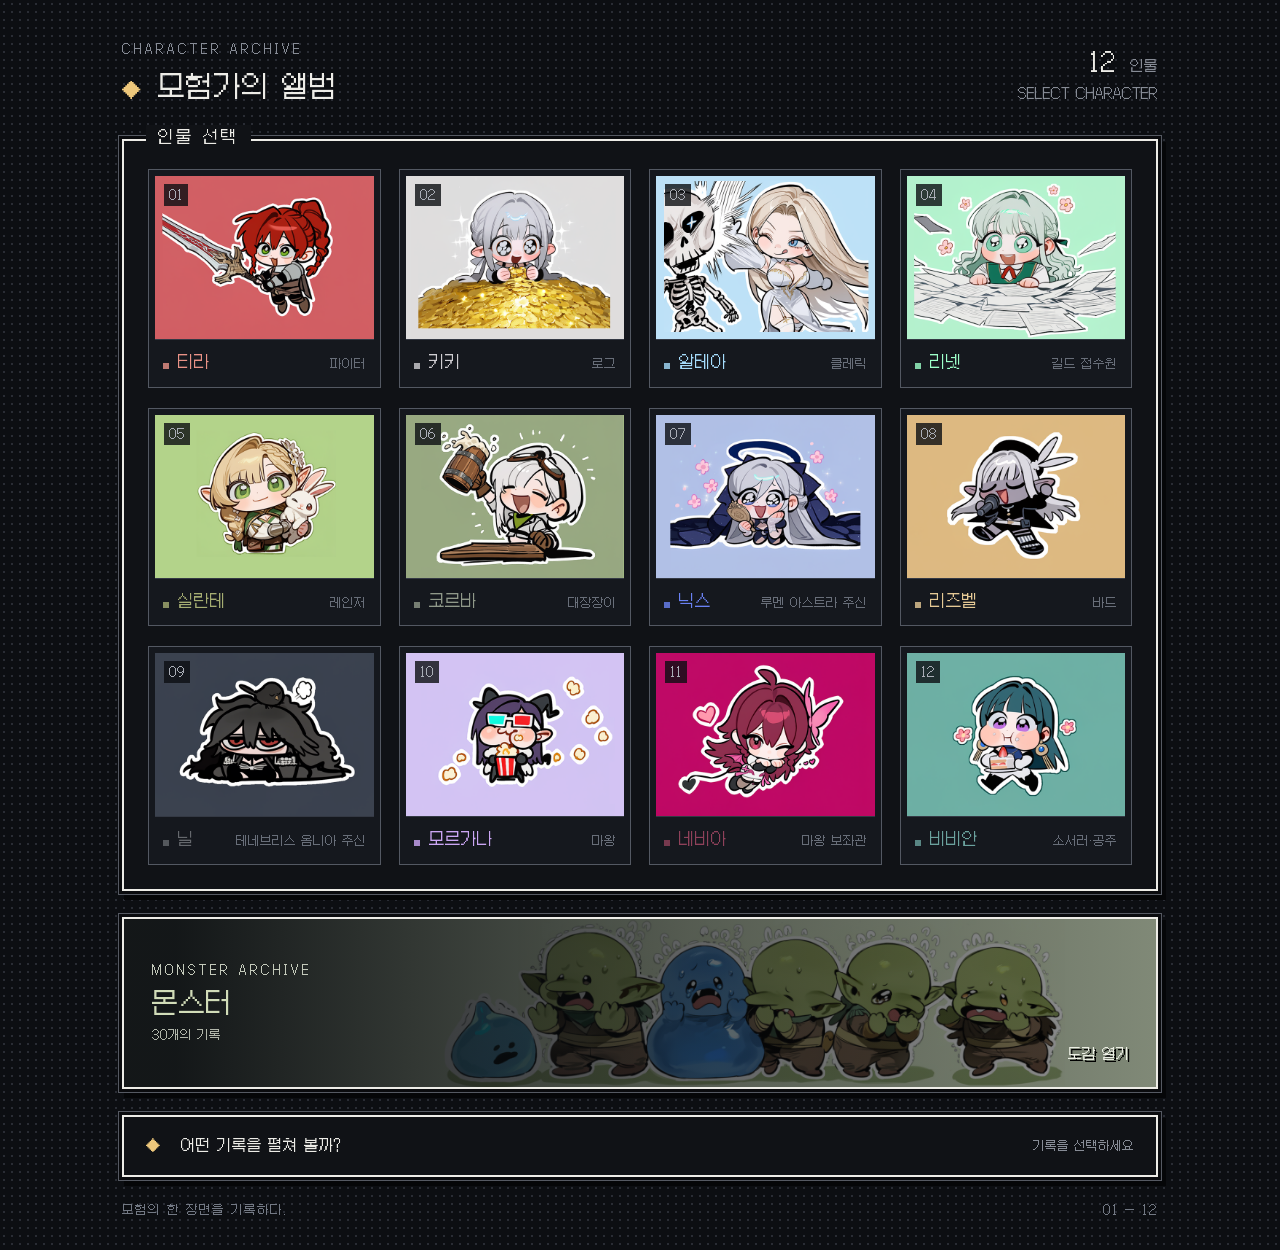
<file: index.html>
<!doctype html>
<html lang="ko"><head><meta charset="utf-8"><meta name="viewport" content="width=device-width,initial-scale=1"><title>모험가의 앨범</title><meta name="description" content="고전 RPG 스타일의 캐릭터 이미지 앨범"><link rel="stylesheet" href="./style.css?v=4"><script src="./settings.js?v=4" defer></script><script src="./app.js?v=4" defer></script></head><body data-page="index"><div id="app"></div></body></html>
</file>
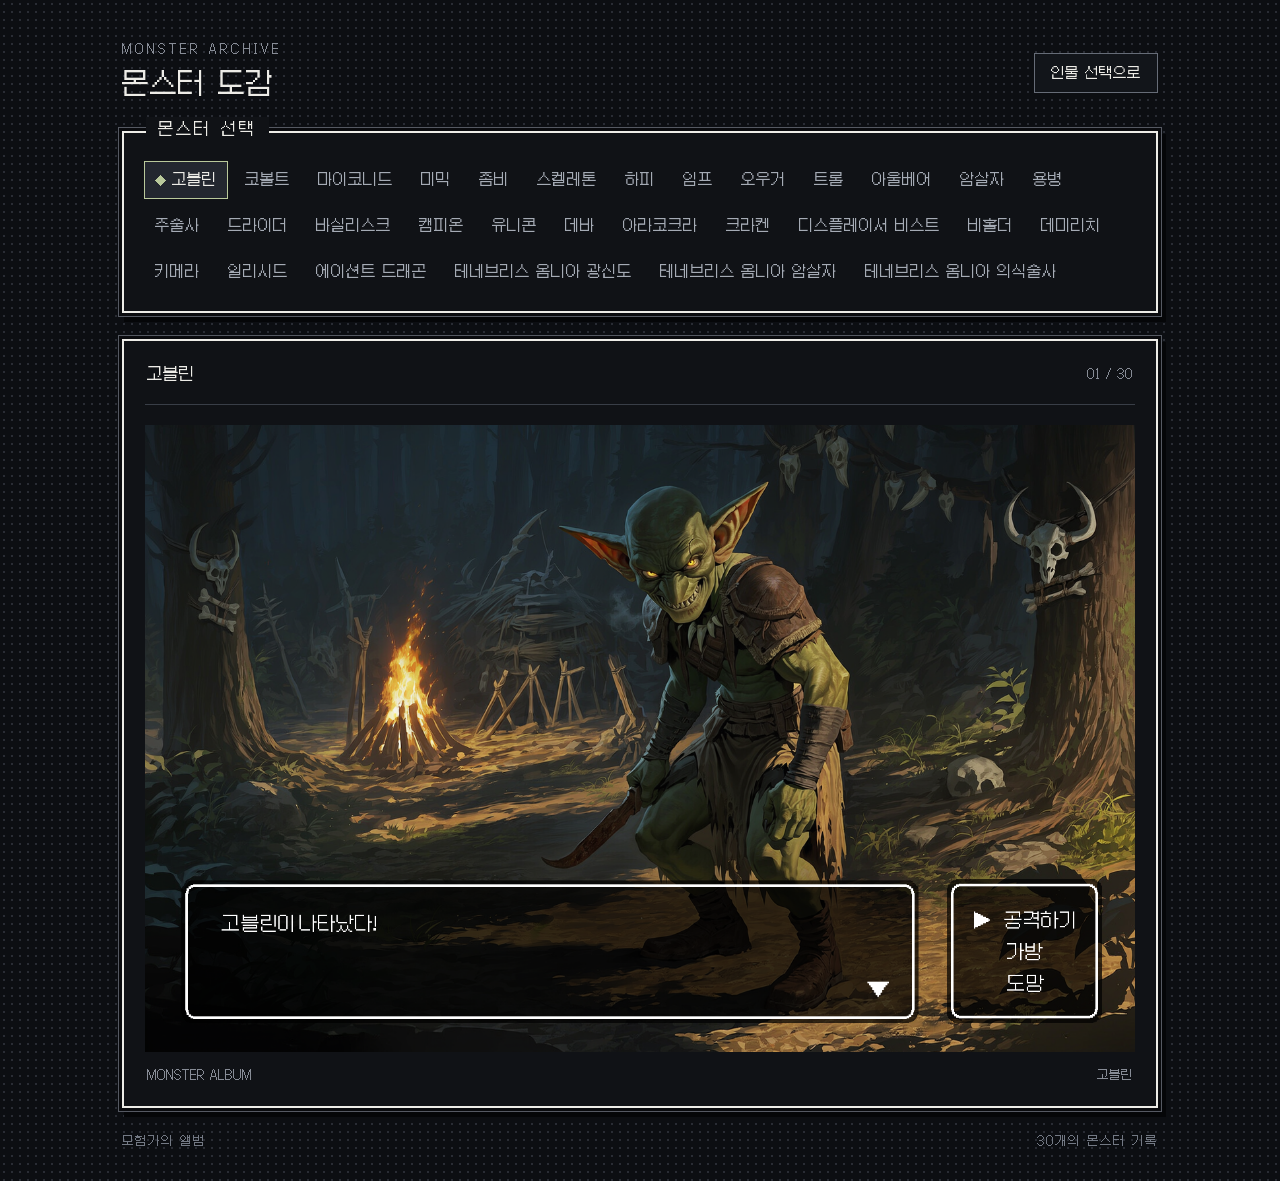
<file: monsters.html>
<!doctype html>
<html lang="ko"><head><meta charset="utf-8"><meta name="viewport" content="width=device-width,initial-scale=1"><title>몬스터 도감</title><meta name="description" content="고전 RPG 스타일의 캐릭터 이미지 앨범"><link rel="stylesheet" href="./style.css?v=4"><script src="./settings.js?v=4" defer></script><script src="./app.js?v=4" defer></script></head><body data-page="monsters"><div id="app"></div></body></html>
</file>
<file: style.css>
@font-face{font-family:Galmuri;src:url('./assets/Galmuri11.woff2') format('woff2');font-weight:100 900;font-display:block}
:root{color-scheme:dark;--ink:#edece7;--muted:#878c96;--bg:#0c0e12;--accent:#edc77b;--line:#a6abb1}*{box-sizing:border-box}body{margin:0;min-height:100vh;background-color:var(--bg);background-image:radial-gradient(#292c34 1px,transparent 1px);background-size:8px 8px;color:var(--ink);font-family:Galmuri,monospace;font-size:16px;line-height:1.6}button,a{font:inherit}button{color:inherit;cursor:pointer}a{color:inherit;text-decoration:none}button:focus-visible,a:focus-visible{outline:3px solid var(--accent);outline-offset:7px}button{border:0}button:disabled{cursor:default}h1,h2,p{margin:0}h1,h2{font-weight:400}h1{font-size:28px;line-height:1.5}h2{font-size:23px}.shell{max-width:1100px;margin:0 auto;padding:40px 32px 30px}.masthead{display:flex;align-items:center;justify-content:space-between;gap:24px;margin-bottom:30px}.eyebrow{font-size:12px;color:var(--muted);letter-spacing:3px;margin-bottom:8px}.masthead h1:before{content:'◆';font-size:20px;color:var(--accent);margin-right:16px}.counter{font-size:14px;color:var(--muted);text-align:right}.counter strong{font-size:23px;font-weight:400;color:var(--ink);margin-right:8px}.panel{border:2px solid var(--ink);box-shadow:0 0 0 3px #0a0b0e,0 0 0 4px #555962,5px 6px 0 3px #050608;background:#101216;position:relative}.roster-frame{padding:28px 24px 24px}.legend{position:absolute;top:-16px;left:22px;padding:0 12px;background:#101216;font-size:16px;letter-spacing:2px}.grid{display:grid;grid-template-columns:repeat(4,minmax(0,1fr));gap:20px 18px}.card{min-width:0;display:block;border:1px solid #535862;background:#15181e;padding:6px;position:relative;transition:border-color .12s,background .12s,transform .12s}.card:hover,.card:focus-visible{border-color:var(--accent);background:#242321;transform:translateY(-3px)}.portrait{aspect-ratio:4/3;background:#101217;position:relative;overflow:hidden;border-bottom:1px solid #343944}.portrait img{display:block;width:100%;height:100%;object-fit:cover;object-position:65% 50%}.slot{position:absolute;top:8px;left:9px;color:#aaaeb7;font-size:12px;line-height:1;padding:5px;background:#0c0e12cc}.empty{background:repeating-linear-gradient(135deg,transparent,transparent 9px,#ffffff03 9px,#ffffff03 10px);display:flex;align-items:center;justify-content:center;flex-direction:column;gap:3px;color:#606571;height:100%;margin:0}.empty .big-number{font-size:35px;color:#484d59;line-height:1.3}.empty .empty-label{font-size:12px;letter-spacing:2px}.name-row{display:flex;align-items:center;gap:9px;padding:10px 8px 5px;min-height:39px;font-size:16px}.name-row:before{content:'';width:6px;height:6px;background:var(--character);opacity:.8}.card:hover .name-row:before{box-shadow:3px 0 var(--character)}.name{color:var(--character)}.card .index{margin-left:auto;color:#686e79;font-size:12px}.dialogue{margin-top:26px;display:flex;gap:20px;align-items:center;padding:17px 22px;font-size:15px}.dialogue .diamond{color:var(--accent)}.dialogue .hint{margin-left:auto;font-size:12px;color:var(--muted)}.footer{display:flex;justify-content:space-between;font-size:12px;color:#737984;letter-spacing:1px;margin-top:24px}.back{display:inline-flex;align-items:center;padding:8px 16px;border:1px solid #666c77;background:#12151a;font-size:14px}.back:hover{border-color:var(--accent);color:var(--accent)}.profile-header{display:flex;align-items:center;gap:15px;margin-bottom:25px}.profile-header h1:before{display:none}.profile-header .identity{flex:1}.profile-header .eyebrow{margin:0 0 5px}.tiny-portrait{width:76px;height:76px;object-fit:cover;object-position:65% 50%;border:2px solid #abaeb3;padding:3px;background:#15181e}.tiny-empty{display:grid;place-items:center;font-size:26px;color:var(--character)}.category-panel{padding:22px;margin-bottom:26px}.tabs{display:grid;grid-template-columns:repeat(2,1fr);border-bottom:1px solid #444a55;gap:12px;padding-bottom:19px}.tab{padding:10px;background:#181c23;border:1px solid #4c535e;color:#a9aeb7}.tab[aria-selected=true]{color:var(--character);border-color:var(--character);background:#24252a;box-shadow:inset 0 -3px var(--character)}.subnav{display:flex;flex-wrap:wrap;gap:8px 12px;padding-top:20px}.sub{font-size:15px;padding:5px 12px;background:transparent;border:1px solid transparent;color:#a5abb5}.sub[aria-pressed=true]{color:var(--ink);border-color:#777d88;background:#23272f}.sub[aria-pressed=true]:before{content:'◆ ';color:var(--character);font-size:12px}.viewer{padding:21px}.viewer-bar{display:flex;align-items:center;justify-content:space-between;border-bottom:1px solid #393e47;padding:0 2px 16px;margin-bottom:20px;gap:12px}.viewer-bar .meta{font-size:12px;color:var(--muted)}.viewer img{display:block;width:100%;height:auto;object-fit:contain;background:#090b0e}.image-stage{min-height:330px;display:grid;align-items:center;background-color:#0b0d10;background-image:linear-gradient(45deg,#ffffff02 25%,transparent 25%,transparent 75%,#ffffff02 75%),linear-gradient(45deg,#ffffff02 25%,transparent 25%,transparent 75%,#ffffff02 75%);background-size:24px 24px;background-position:0 0,12px 12px}.image-stage.empty-stage{text-align:center;min-height:400px;color:#79808c}.stage-symbol{display:block;font-size:34px;color:#484f5c;margin-bottom:16px}.empty-stage p{font-size:16px}.empty-stage small{display:block;margin-top:12px;font-size:12px;color:#555c68}.view-footer{display:flex;justify-content:space-between;padding:14px 2px 0;font-size:12px;color:var(--muted)}.loading{visibility:hidden}@media(min-width:1500px){.shell{padding-top:60px}}@media(max-width:700px){.shell{padding:26px 18px}.masthead{gap:8px;margin-bottom:26px}h1{font-size:23px}.masthead h1:before{font-size:15px;margin-right:10px}.eyebrow{font-size:12px;letter-spacing:1px}.counter{font-size:12px}.counter strong{font-size:18px}.roster-frame{padding:25px 13px 16px}.grid{grid-template-columns:repeat(2,minmax(0,1fr));gap:14px 12px}.dialogue{padding:14px;font-size:14px;gap:10px}.dialogue .hint{display:none}.footer{font-size:12px;letter-spacing:0}.profile-header{gap:11px;flex-wrap:wrap}.tiny-portrait{width:60px;height:60px}.back{font-size:12px;padding:7px 10px}.category-panel{padding:15px}.tabs{gap:8px}.tab{font-size:14px;padding:9px 4px}.subnav{gap:6px}.sub{font-size:14px;padding:5px 8px}.viewer{padding:13px}.image-stage{min-height:220px}.viewer-bar{font-size:14px}.viewer-bar .meta{font-size:12px}.view-footer{gap:10px}.empty .big-number{font-size:30px}}@media(prefers-reduced-motion:reduce){*{transition:none!important}}

.monster-banner{display:block;aspect-ratio:6/1;margin-top:26px;overflow:hidden;isolation:isolate;min-height:120px}.monster-banner img{position:absolute;inset:0;z-index:-2;width:100%;height:100%;object-fit:cover;object-position:50% 35%;filter:brightness(.65);transition:filter .15s}.monster-banner:after{content:'';position:absolute;inset:0;z-index:-1;background:linear-gradient(90deg,#0a0d10ed 5%,#0a0d1070 55%,#0a0d1020)}.banner-copy{height:100%;display:flex;flex-direction:column;justify-content:center;padding:20px 28px;align-items:flex-start}.banner-copy .eyebrow{color:#c4cabb;margin-bottom:3px}.banner-title{font-size:27px;color:#d1dcb8;line-height:1.6}.banner-count{font-size:12px;color:#b1b6aa}.banner-open{position:absolute;right:26px;bottom:22px;font-size:14px;color:#eceee4;text-shadow:2px 2px #000}.monster-banner:hover{border-color:#d1dcb8}.monster-banner:hover img{filter:brightness(.85)}.monster-select{padding:28px 20px 20px;margin-bottom:26px}.monster-list{display:flex;flex-wrap:wrap;gap:8px 6px}.monster-option{padding:6px 10px;text-align:left;max-width:100%;overflow-wrap:anywhere}.monster-option:hover{background:#242a24;color:#d1dcb8}.monster-option[aria-pressed=true]{border-color:#b9c99b}.view-footer span:last-child{overflow-wrap:anywhere;text-align:right}@media(max-width:700px){.monster-banner{min-height:125px}.banner-copy{padding:15px 17px}.banner-title{font-size:23px}.banner-open{right:15px;bottom:16px;font-size:12px}.monster-select{padding:26px 12px 15px}.monster-list{gap:6px 2px}.monster-option{font-size:14px;padding:5px 8px}}

.photo-fallback{display:flex;align-items:center;justify-content:center;position:absolute;inset:0;font-size:12px;letter-spacing:2px;color:#59616e}.portrait .portrait-image{position:absolute;inset:0}.tiny-photo{position:relative;overflow:hidden}.tiny-photo .portrait-image{position:absolute;inset:3px;width:calc(100% - 6px);height:calc(100% - 6px);object-fit:cover;object-position:65% 50%}.tiny-photo .photo-fallback{font-size:23px}.image-stage .gallery-image{width:100%;height:auto;object-fit:contain}
</file>
